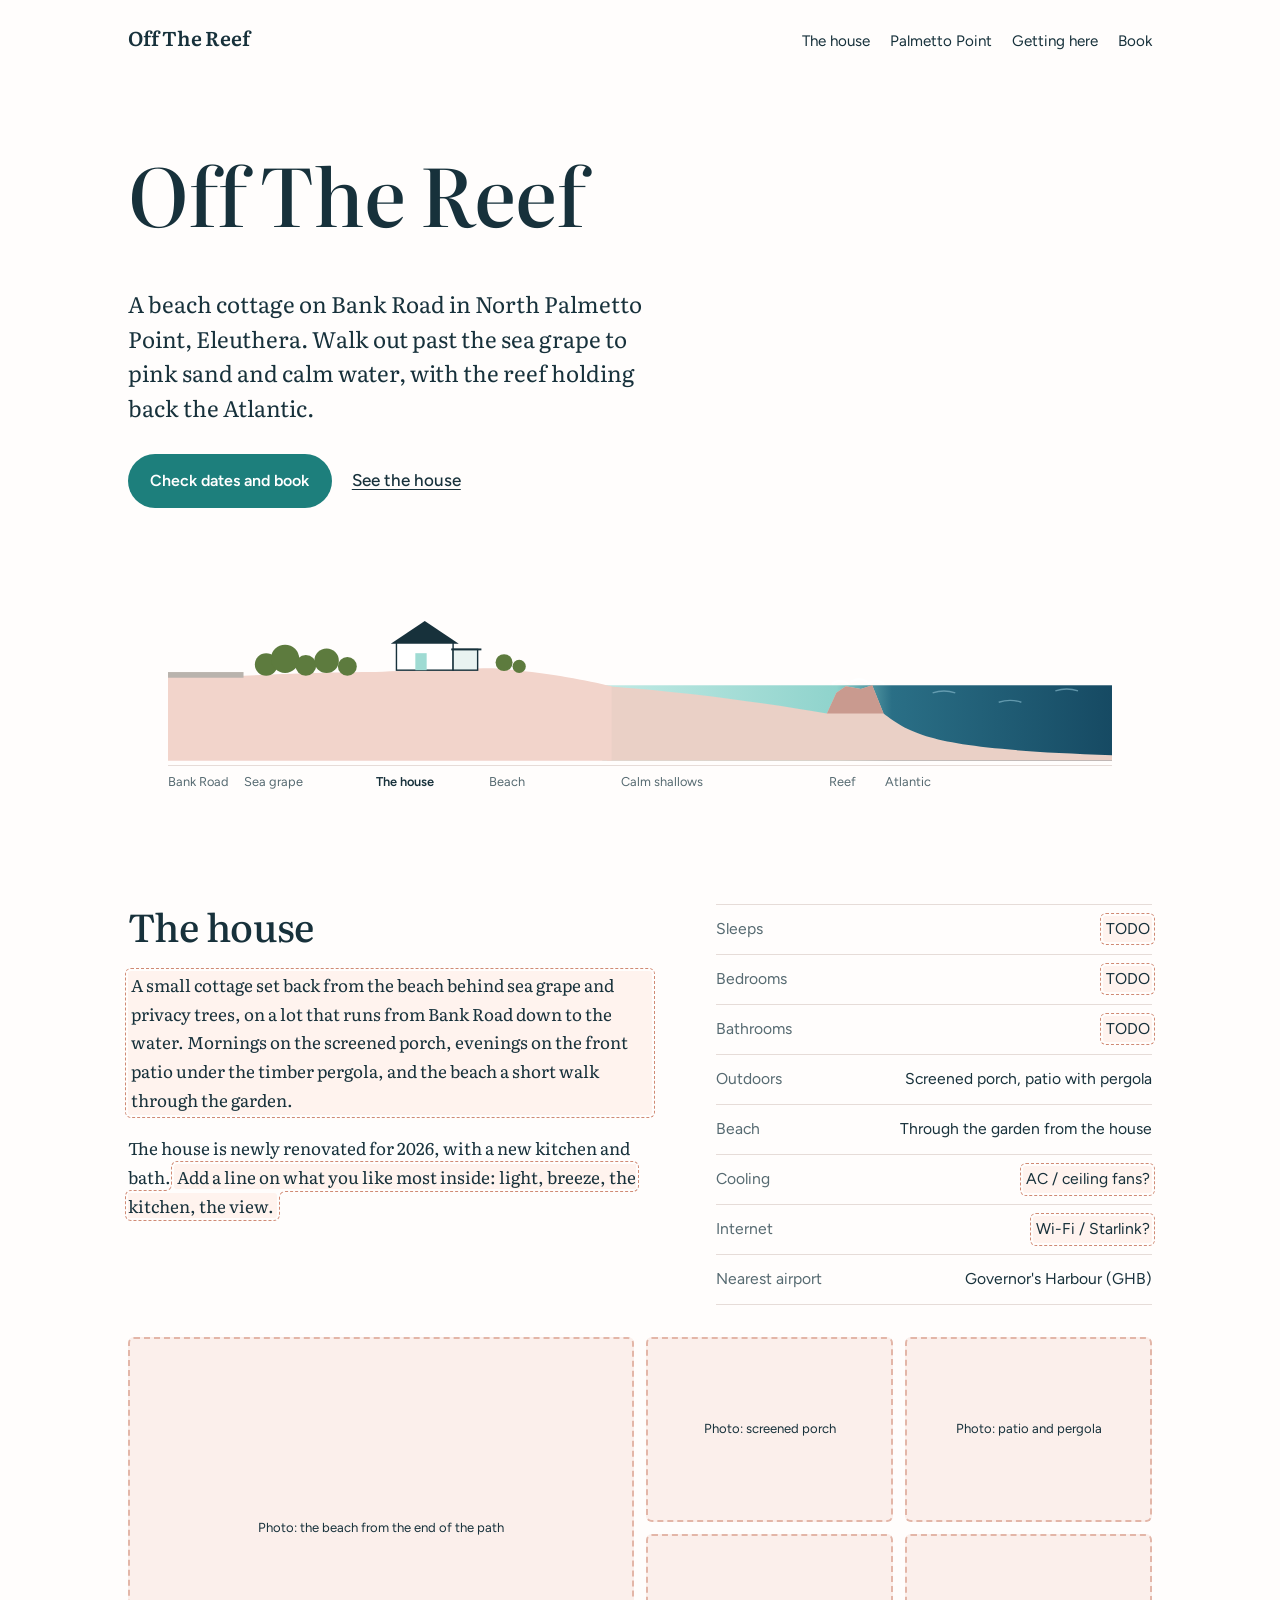
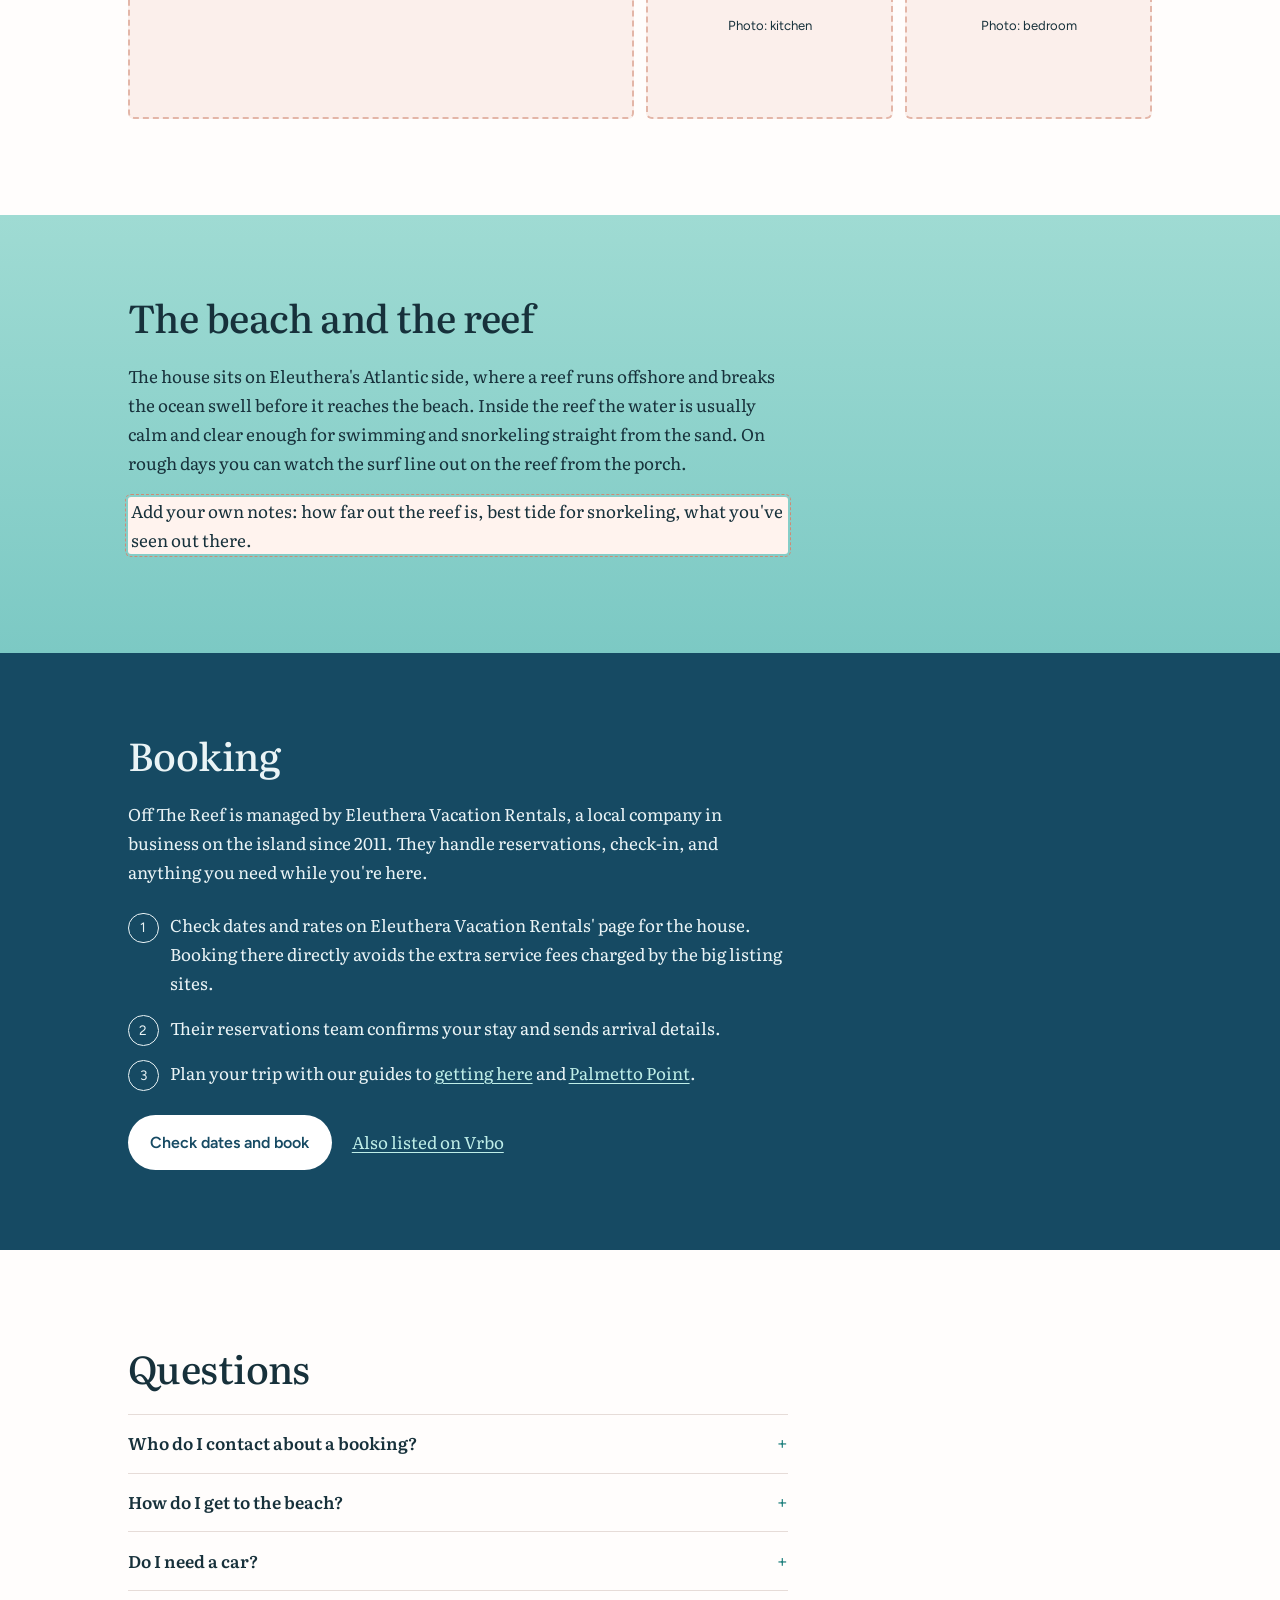
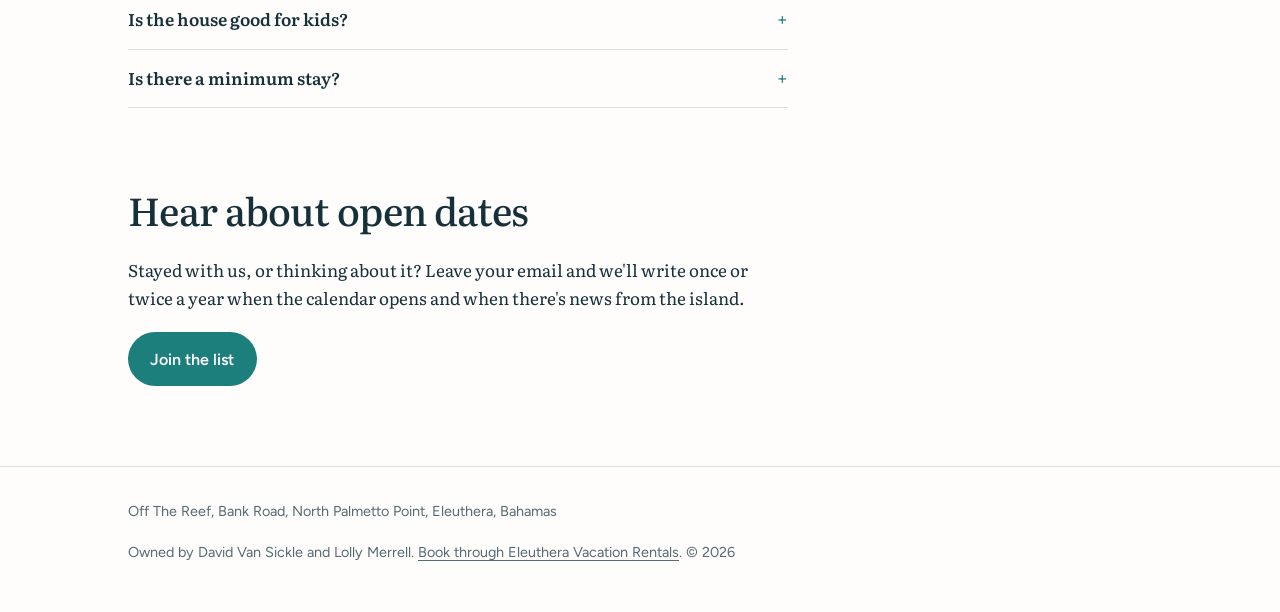
<file: index.html>
<!doctype html>
<html lang="en">
<head>
  <meta charset="utf-8">
  <meta name="viewport" content="width=device-width, initial-scale=1">
  <title>Off The Reef · Beach cottage in North Palmetto Point, Eleuthera</title>
  <meta name="description" content="Off The Reef is a beach cottage on Bank Road in North Palmetto Point, Eleuthera, Bahamas, with a screened porch and a reef-protected beach just past the sea grape. Book through Eleuthera Vacation Rentals.">
  <link rel="canonical" href="https://offthereef.com/">
  <meta property="og:title" content="Off The Reef, Eleuthera">
  <meta property="og:description" content="A beach cottage in North Palmetto Point, Eleuthera, steps from a reef-protected beach.">
  <meta property="og:url" content="https://offthereef.com/">
  <meta property="og:type" content="website">
  <!-- TODO: add og:image once photos are in, e.g. <meta property="og:image" content="https://offthereef.com/assets/photos/beach.jpg"> -->
  <link rel="icon" href="/assets/favicon.svg" type="image/svg+xml">
  <link rel="preconnect" href="https://fonts.googleapis.com">
  <link rel="preconnect" href="https://fonts.gstatic.com" crossorigin>
  <link href="https://fonts.googleapis.com/css2?family=Figtree:wght@400;500;600&family=Literata:ital,opsz,wght@0,7..72,400;0,7..72,500;0,7..72,600;1,7..72,400&display=swap" rel="stylesheet">
  <link rel="stylesheet" href="/assets/style.css">
</head>
<body>

<header class="wrap site-head">
  <a class="wordmark" href="/">Off The Reef</a>
  <nav class="site-nav" aria-label="Main">
    <a href="#house">The house</a>
    <a href="/palmetto-point/">Palmetto Point</a>
    <a href="/getting-here/">Getting here</a>
    <a href="#book">Book</a>
  </nav>
</header>

<main>
  <section class="wrap hero">
    <h1>Off The Reef</h1>
    <p class="lede">A beach cottage on Bank Road in North Palmetto Point, Eleuthera. Walk out past the sea grape to pink sand and calm water, with the reef holding back the Atlantic.</p>
    <div class="actions">
      <a class="btn" href="#book" data-link="booking">Check dates and book</a>
      <a class="link-quiet" href="#house">See the house</a>
    </div>

    <figure class="section-cut" aria-labelledby="cut-cap">
      <svg viewBox="0 0 1000 200" role="img" aria-labelledby="cut-cap">
        <defs>
          <linearGradient id="sea" gradientUnits="userSpaceOnUse" x1="470" y1="0" x2="1000" y2="0">
            <stop offset="0" stop-color="#bfe9e3"/>
            <stop offset="0.45" stop-color="#8fd3cc"/>
            <stop offset="0.56" stop-color="#2a6f86"/>
            <stop offset="1" stop-color="#164a63"/>
          </linearGradient>
        </defs>
        <!-- water -->
        <rect x="460" y="120" width="540" height="80" fill="url(#sea)"/>
        <!-- seabed and reef -->
        <path d="M465 121 C560 128 640 140 698 150 L708 128 L718 121 L734 124 L746 120 L758 150 C790 175 820 188 1000 194 L1000 200 L465 200 Z" fill="#ead0c6"/>
        <path d="M698 150 L708 128 L718 121 L734 124 L746 120 L758 150 Z" fill="#c99a8f"/>
        <!-- land -->
        <path d="M0 110 L80 110 C120 108 180 106 220 106 C260 104 320 102 345 102 C400 106 440 114 470 121 L470 200 L0 200 Z" fill="#f2d4cb"/>
        <rect x="0" y="106" width="80" height="6" fill="#b9b3ad"/>
        <!-- sea grape and privacy trees -->
        <g fill="#5d7b3e">
          <circle cx="104" cy="98" r="12"/><circle cx="124" cy="92" r="15"/><circle cx="146" cy="99" r="11"/>
          <circle cx="168" cy="94" r="13"/><circle cx="190" cy="100" r="10"/><circle cx="356" cy="96" r="9"/><circle cx="372" cy="100" r="7"/>
        </g>
        <!-- the cottage with its screened porch -->
        <g>
          <rect x="242" y="74" width="60" height="30" fill="#ffffff" stroke="#17313b" stroke-width="1.5"/>
          <path d="M236 76 L272 52 L308 76 Z" fill="#17313b"/>
          <rect x="302" y="82" width="26" height="22" fill="#e9f3f1" stroke="#17313b" stroke-width="1.5"/>
          <path d="M300 82 L332 82" stroke="#17313b" stroke-width="2"/>
          <rect x="262" y="86" width="12" height="18" fill="#9fdbd3"/>
        </g>
        <!-- foam on the reef -->
        <g class="reef-foam" stroke="#ffffff" stroke-width="2.5" stroke-linecap="round" fill="none">
          <path d="M704 118 q8 -5 16 0"/><path d="M724 116 q8 -5 16 0"/><path d="M742 118 q8 -5 16 0"/>
        </g>
        <!-- swells offshore -->
        <g stroke="#7fb3c6" stroke-width="1.5" fill="none" opacity="0.7">
          <path d="M810 128 q12 -4 24 0"/><path d="M880 138 q12 -4 24 0"/><path d="M940 126 q12 -4 24 0"/>
        </g>
      </svg>
      <figcaption id="cut-cap" class="cut-labels">
        <span style="--dot:#b9b3ad">Bank Road</span>
        <span style="--dot:#5d7b3e">Sea grape</span>
        <span class="here" style="--dot:#17313b">The house</span>
        <span style="--dot:#f2d4cb">Beach</span>
        <span style="--dot:#9fdbd3">Calm shallows</span>
        <span style="--dot:#c99a8f">Reef</span>
        <span style="--dot:#164a63">Atlantic</span>
      </figcaption>
    </figure>
  </section>

  <section class="wrap block" id="house">
    <div class="split">
      <div class="prose">
        <h2>The house</h2>
        <!-- TODO: David and Lolly — replace this paragraph with your own words about the place. -->
        <p class="todo">A small cottage set back from the beach behind sea grape and privacy trees, on a lot that runs from Bank Road down to the water. Mornings on the screened porch, evenings on the front patio under the timber pergola, and the beach a short walk through the garden.</p>
        <p>The house is newly renovated for 2026, with a new kitchen and bath. <span class="todo">Add a line on what you like most inside: light, breeze, the kitchen, the view.</span></p>
      </div>
      <ul class="facts" aria-label="House details">
        <li><span class="k">Sleeps</span><span class="v todo">TODO</span></li>
        <li><span class="k">Bedrooms</span><span class="v todo">TODO</span></li>
        <li><span class="k">Bathrooms</span><span class="v todo">TODO</span></li>
        <li><span class="k">Outdoors</span><span class="v">Screened porch, patio with pergola</span></li>
        <li><span class="k">Beach</span><span class="v">Through the garden from the house</span></li>
        <li><span class="k">Cooling</span><span class="v todo">AC / ceiling fans?</span></li>
        <li><span class="k">Internet</span><span class="v todo">Wi-Fi / Starlink?</span></li>
        <li><span class="k">Nearest airport</span><span class="v">Governor's Harbour (GHB)</span></li>
      </ul>
    </div>

    <!-- Photos: put files in /assets/photos/ and swap each empty figure for
         <figure class="photo"><img src="/assets/photos/porch.jpg" alt="Screened porch looking toward the beach" loading="lazy"></figure> -->
    <div class="photos">
      <figure class="photo empty wide"><figcaption>Photo: the beach from the end of the path</figcaption></figure>
      <figure class="photo empty"><figcaption>Photo: screened porch</figcaption></figure>
      <figure class="photo empty"><figcaption>Photo: patio and pergola</figcaption></figure>
      <figure class="photo empty"><figcaption>Photo: kitchen</figcaption></figure>
      <figure class="photo empty"><figcaption>Photo: bedroom</figcaption></figure>
    </div>
  </section>

  <section class="water" aria-labelledby="beach-h">
    <div class="wrap"><div class="prose">
      <h2 id="beach-h">The beach and the reef</h2>
      <!-- TODO: check this description against what you know of the water in front of the house. -->
      <p>The house sits on Eleuthera's Atlantic side, where a reef runs offshore and breaks the ocean swell before it reaches the beach. Inside the reef the water is usually calm and clear enough for swimming and snorkeling straight from the sand. On rough days you can watch the surf line out on the reef from the porch.</p>
      <p class="todo">Add your own notes: how far out the reef is, best tide for snorkeling, what you've seen out there.</p>
    </div></div>
  </section>

  <section class="deep" id="book" aria-labelledby="book-h">
    <div class="wrap">
      <h2 id="book-h">Booking</h2>
      <p class="prose">Off The Reef is managed by Eleuthera Vacation Rentals, a local company in business on the island since 2011. They handle reservations, check-in, and anything you need while you're here.</p>
      <ol class="steps">
        <li>Check dates and rates on Eleuthera Vacation Rentals' page for the house. Booking there directly avoids the extra service fees charged by the big listing sites.</li>
        <li>Their reservations team confirms your stay and sends arrival details.</li>
        <li>Plan your trip with our guides to <a href="/getting-here/">getting here</a> and <a href="/palmetto-point/">Palmetto Point</a>.</li>
      </ol>
      <div class="actions">
        <a class="btn" href="#book" data-link="booking">Check dates and book</a>
        <a href="#book" data-link="vrbo">Also listed on Vrbo</a>
      </div>
    </div>
  </section>

  <section class="wrap block" aria-labelledby="faq-h">
    <h2 id="faq-h">Questions</h2>
    <div class="faq">
      <details>
        <summary>Who do I contact about a booking?</summary>
        <p>Eleuthera Vacation Rentals handles all reservations and guest questions for Off The Reef. Their contact details are on the booking page.</p>
      </details>
      <details>
        <summary>How do I get to the beach?</summary>
        <p>The lot runs from Bank Road down to the beach, so it's a short walk from the house through the garden and sea grape.</p>
      </details>
      <details>
        <summary>Do I need a car?</summary>
        <p>Yes. Eleuthera is long and spread out, and the restaurants, shops and other beaches are a drive away. See <a href="/getting-here/">Getting here</a>.</p>
      </details>
      <details>
        <summary>Is the house good for kids?</summary>
        <p class="todo">TODO: your answer (sleeping arrangements, water safety, anything parents should know).</p>
      </details>
      <details>
        <summary>Is there a minimum stay?</summary>
        <p class="todo">TODO: confirm with Eleuthera Vacation Rentals.</p>
      </details>
    </div>
  </section>

  <section class="wrap signup" aria-labelledby="signup-h">
    <div class="prose">
      <h2 id="signup-h">Hear about open dates</h2>
      <p>Stayed with us, or thinking about it? Leave your email and we'll write once or twice a year when the calendar opens and when there's news from the island.</p>
      <a class="btn" href="#signup-h" data-link="signup">Join the list</a>
    </div>
  </section>
</main>

<footer class="site-foot">
  <div class="wrap">
    <span>Off The Reef, Bank Road, North Palmetto Point, Eleuthera, Bahamas</span>
    <span>Owned by David Van Sickle and Lolly Merrell. <a href="#book" data-link="booking">Book through Eleuthera Vacation Rentals</a>. © <span id="year">2026</span></span>
  </div>
</footer>

<script src="/assets/site.js" defer></script>
</body>
</html>
</file>
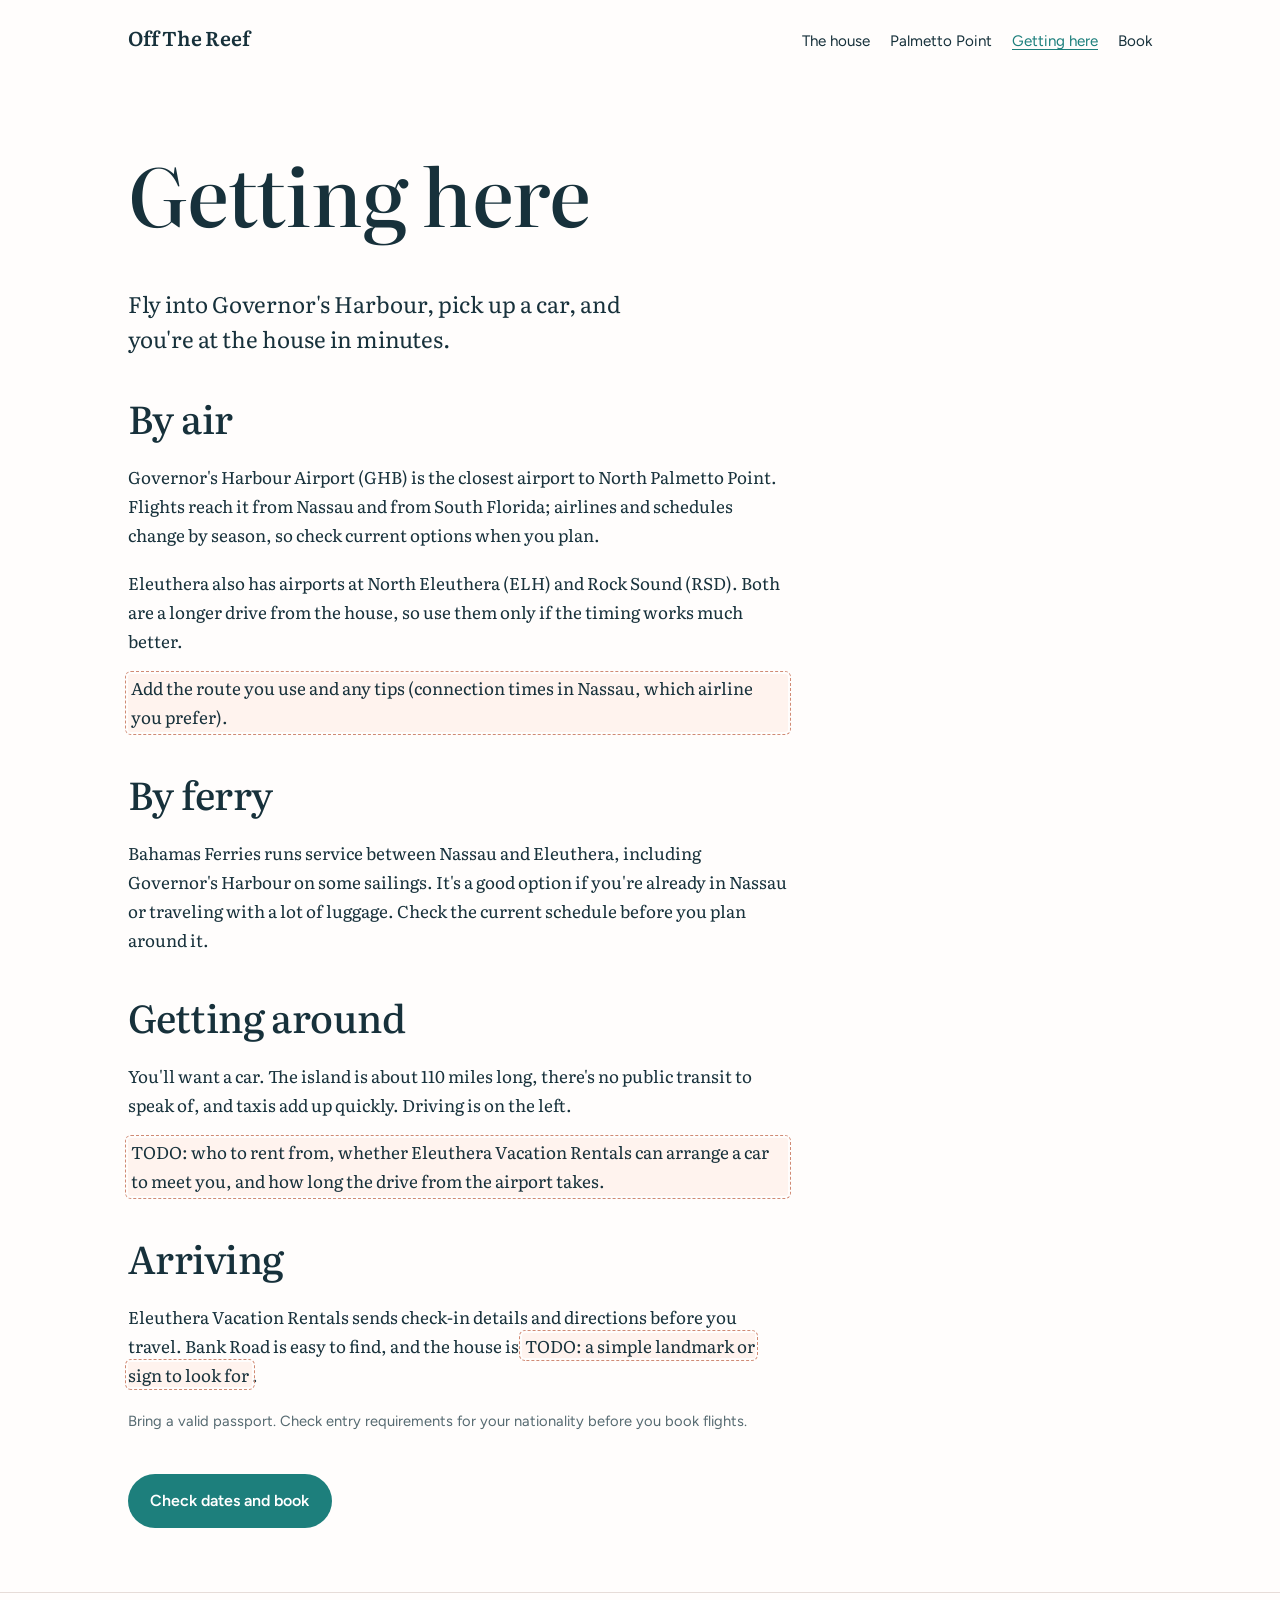
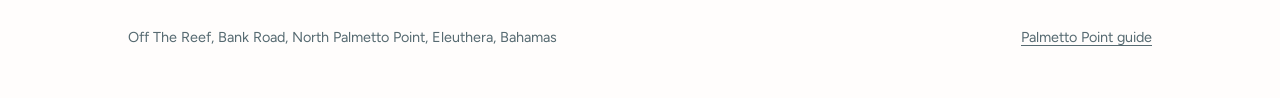
<file: getting-here/index.html>
<!doctype html>
<html lang="en">
<head>
  <meta charset="utf-8">
  <meta name="viewport" content="width=device-width, initial-scale=1">
  <title>Getting to Off The Reef, North Palmetto Point, Eleuthera</title>
  <meta name="description" content="How to get to Off The Reef in North Palmetto Point, Eleuthera: flights into Governor's Harbour, the ferry from Nassau, car rental and arrival tips.">
  <link rel="canonical" href="https://offthereef.com/getting-here/">
  <link rel="icon" href="/assets/favicon.svg" type="image/svg+xml">
  <link rel="preconnect" href="https://fonts.googleapis.com">
  <link rel="preconnect" href="https://fonts.gstatic.com" crossorigin>
  <link href="https://fonts.googleapis.com/css2?family=Figtree:wght@400;500;600&family=Literata:ital,opsz,wght@0,7..72,400;0,7..72,500;0,7..72,600;1,7..72,400&display=swap" rel="stylesheet">
  <link rel="stylesheet" href="/assets/style.css">
</head>
<body>

<header class="wrap site-head">
  <a class="wordmark" href="/">Off The Reef</a>
  <nav class="site-nav" aria-label="Main">
    <a href="/#house">The house</a>
    <a href="/palmetto-point/">Palmetto Point</a>
    <a href="/getting-here/" aria-current="page">Getting here</a>
    <a href="/#book">Book</a>
  </nav>
</header>

<main class="wrap guide">
  <section class="hero prose">
    <h1>Getting here</h1>
    <p class="lede">Fly into Governor's Harbour, pick up a car, and you're at the house in minutes.</p>
  </section>

  <div class="prose">
    <h2>By air</h2>
    <p>Governor's Harbour Airport (GHB) is the closest airport to North Palmetto Point. Flights reach it from Nassau and from South Florida; airlines and schedules change by season, so check current options when you plan.</p>
    <p>Eleuthera also has airports at North Eleuthera (ELH) and Rock Sound (RSD). Both are a longer drive from the house, so use them only if the timing works much better.</p>
    <p class="todo">Add the route you use and any tips (connection times in Nassau, which airline you prefer).</p>

    <h2>By ferry</h2>
    <p>Bahamas Ferries runs service between Nassau and Eleuthera, including Governor's Harbour on some sailings. It's a good option if you're already in Nassau or traveling with a lot of luggage. Check the current schedule before you plan around it.</p>

    <h2>Getting around</h2>
    <p>You'll want a car. The island is about 110 miles long, there's no public transit to speak of, and taxis add up quickly. Driving is on the left.</p>
    <p class="todo">TODO: who to rent from, whether Eleuthera Vacation Rentals can arrange a car to meet you, and how long the drive from the airport takes.</p>

    <h2>Arriving</h2>
    <p>Eleuthera Vacation Rentals sends check-in details and directions before you travel. Bank Road is easy to find, and the house is <span class="todo">TODO: a simple landmark or sign to look for</span>.</p>
    <p class="note">Bring a valid passport. Check entry requirements for your nationality before you book flights.</p>

    <p style="margin-top:2.5rem"><a class="btn" href="/#book" data-link="booking">Check dates and book</a></p>
  </div>
</main>

<footer class="site-foot" style="margin-top:4rem">
  <div class="wrap">
    <span>Off The Reef, Bank Road, North Palmetto Point, Eleuthera, Bahamas</span>
    <span><a href="/palmetto-point/">Palmetto Point guide</a></span>
  </div>
</footer>

<script src="/assets/site.js" defer></script>
</body>
</html>
</file>
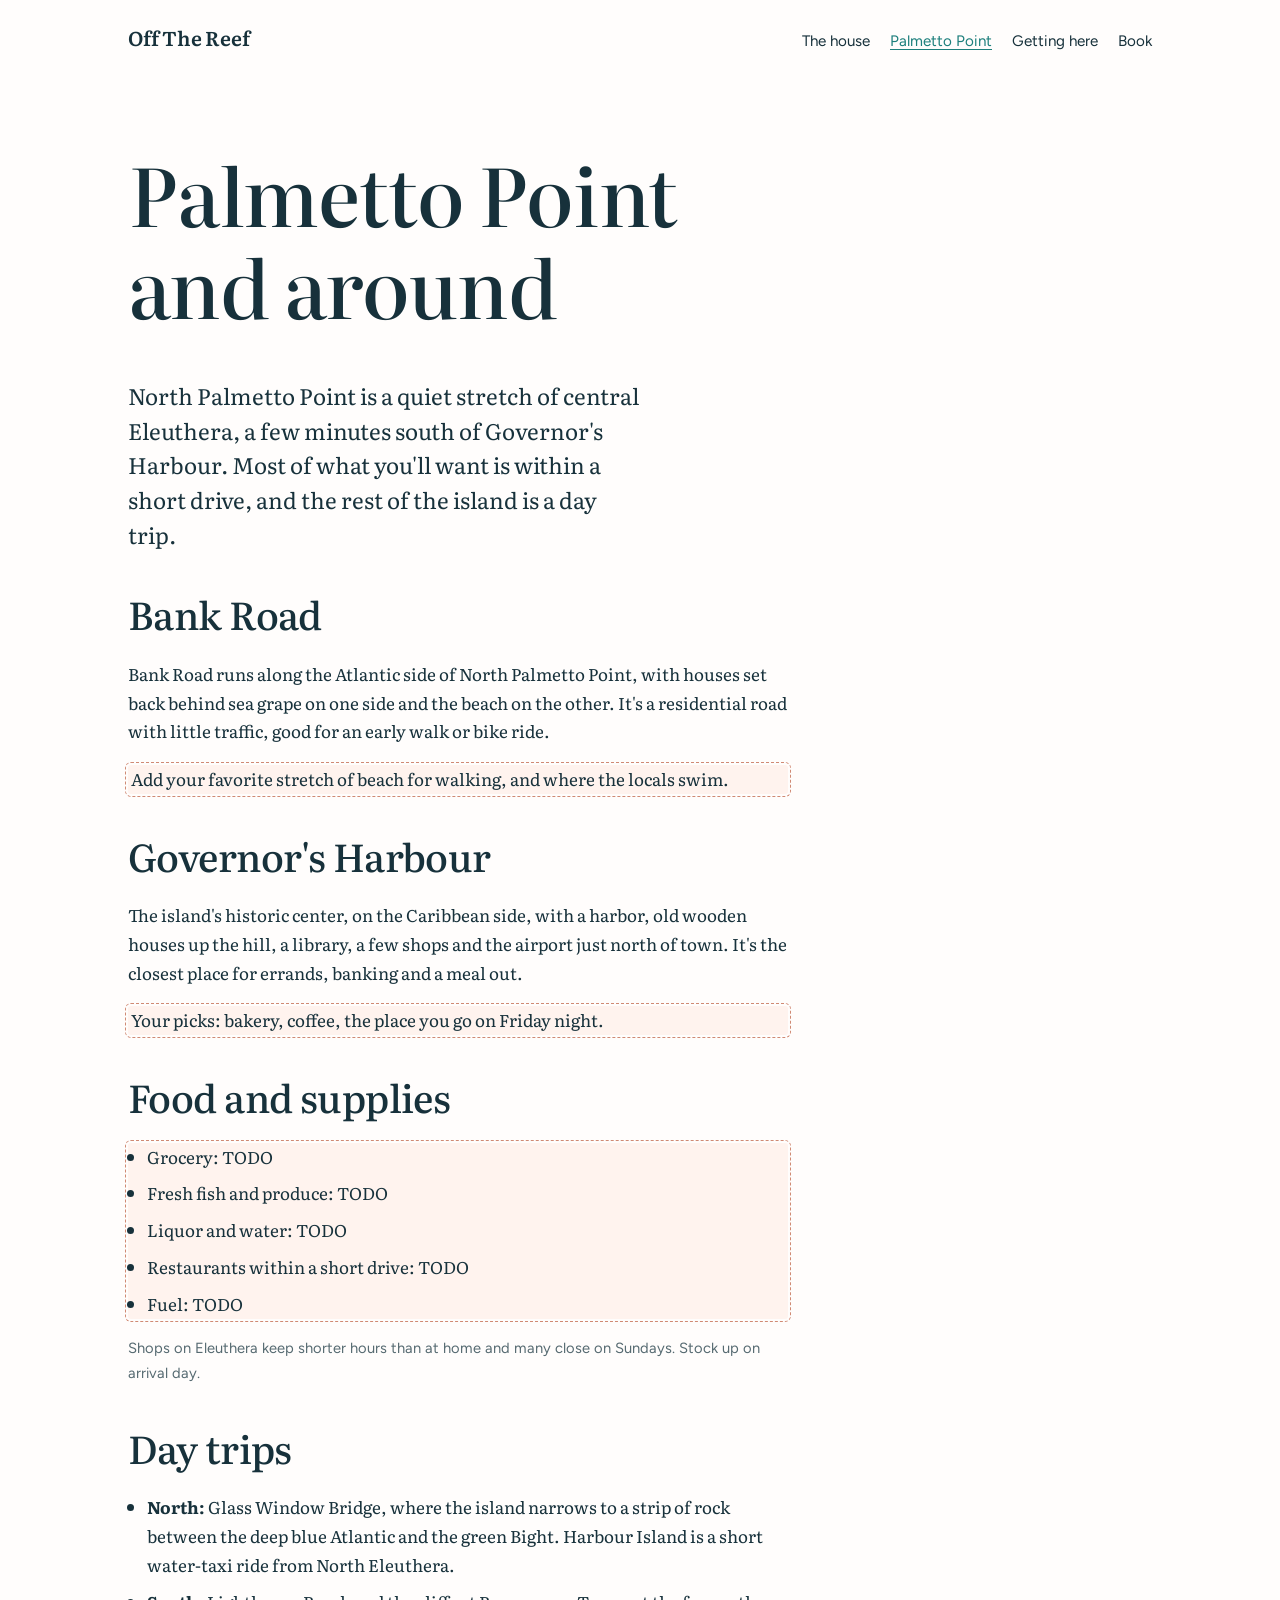
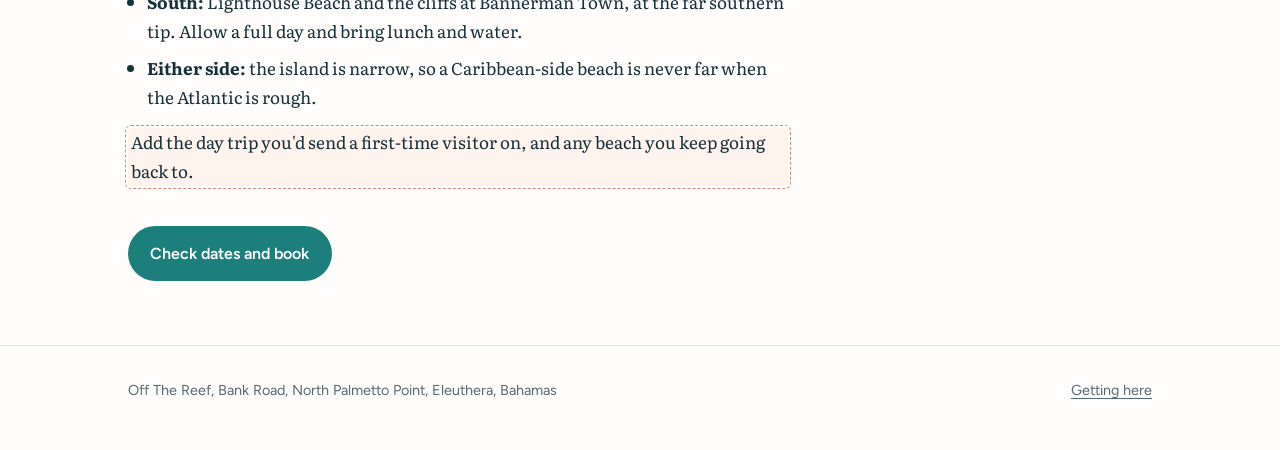
<file: palmetto-point/index.html>
<!doctype html>
<html lang="en">
<head>
  <meta charset="utf-8">
  <meta name="viewport" content="width=device-width, initial-scale=1">
  <title>Palmetto Point and central Eleuthera · Off The Reef</title>
  <meta name="description" content="A guide to North Palmetto Point and central Eleuthera from the owners of Off The Reef: beaches, Governor's Harbour, food and supplies, and day trips up and down the island.">
  <link rel="canonical" href="https://offthereef.com/palmetto-point/">
  <link rel="icon" href="/assets/favicon.svg" type="image/svg+xml">
  <link rel="preconnect" href="https://fonts.googleapis.com">
  <link rel="preconnect" href="https://fonts.gstatic.com" crossorigin>
  <link href="https://fonts.googleapis.com/css2?family=Figtree:wght@400;500;600&family=Literata:ital,opsz,wght@0,7..72,400;0,7..72,500;0,7..72,600;1,7..72,400&display=swap" rel="stylesheet">
  <link rel="stylesheet" href="/assets/style.css">
</head>
<body>

<header class="wrap site-head">
  <a class="wordmark" href="/">Off The Reef</a>
  <nav class="site-nav" aria-label="Main">
    <a href="/#house">The house</a>
    <a href="/palmetto-point/" aria-current="page">Palmetto Point</a>
    <a href="/getting-here/">Getting here</a>
    <a href="/#book">Book</a>
  </nav>
</header>

<main class="wrap guide">
  <section class="hero prose">
    <h1>Palmetto Point and around</h1>
    <p class="lede">North Palmetto Point is a quiet stretch of central Eleuthera, a few minutes south of Governor's Harbour. Most of what you'll want is within a short drive, and the rest of the island is a day trip.</p>
  </section>

  <div class="prose">
    <h2>Bank Road</h2>
    <p>Bank Road runs along the Atlantic side of North Palmetto Point, with houses set back behind sea grape on one side and the beach on the other. It's a residential road with little traffic, good for an early walk or bike ride.</p>
    <p class="todo">Add your favorite stretch of beach for walking, and where the locals swim.</p>

    <h2>Governor's Harbour</h2>
    <p>The island's historic center, on the Caribbean side, with a harbor, old wooden houses up the hill, a library, a few shops and the airport just north of town. It's the closest place for errands, banking and a meal out.</p>
    <p class="todo">Your picks: bakery, coffee, the place you go on Friday night.</p>

    <h2>Food and supplies</h2>
    <ul class="todo">
      <li>Grocery: TODO</li>
      <li>Fresh fish and produce: TODO</li>
      <li>Liquor and water: TODO</li>
      <li>Restaurants within a short drive: TODO</li>
      <li>Fuel: TODO</li>
    </ul>
    <p class="note">Shops on Eleuthera keep shorter hours than at home and many close on Sundays. Stock up on arrival day.</p>

    <h2>Day trips</h2>
    <ul>
      <li><strong>North:</strong> Glass Window Bridge, where the island narrows to a strip of rock between the deep blue Atlantic and the green Bight. Harbour Island is a short water-taxi ride from North Eleuthera.</li>
      <li><strong>South:</strong> Lighthouse Beach and the cliffs at Bannerman Town, at the far southern tip. Allow a full day and bring lunch and water.</li>
      <li><strong>Either side:</strong> the island is narrow, so a Caribbean-side beach is never far when the Atlantic is rough.</li>
    </ul>
    <p class="todo">Add the day trip you'd send a first-time visitor on, and any beach you keep going back to.</p>

    <p style="margin-top:2.5rem"><a class="btn" href="/#book" data-link="booking">Check dates and book</a></p>
  </div>
</main>

<footer class="site-foot" style="margin-top:4rem">
  <div class="wrap">
    <span>Off The Reef, Bank Road, North Palmetto Point, Eleuthera, Bahamas</span>
    <span><a href="/getting-here/">Getting here</a></span>
  </div>
</footer>

<script src="/assets/site.js" defer></script>
</body>
</html>
</file>
<file: assets/style.css>
/* Off The Reef — offthereef.com
   Palette taken from the walk from Bank Road to the reef. */
:root {
  --paper: #fffdfc;
  --ink: #17313b;
  --muted: #566a71;
  --rule: #e6dcd8;
  --sand: #f2d4cb;      /* pink sand */
  --sand-deep: #e3b6a8;
  --seagrape: #5d7b3e;
  --shallow: #9fdbd3;   /* water inside the reef */
  --reef: #1d7f7c;      /* links, buttons */
  --reef-dark: #145d5b;
  --deep: #164a63;      /* the Atlantic past the reef */
  --road: #b9b3ad;

  --serif: "Literata", Georgia, serif;
  --sans: "Figtree", system-ui, -apple-system, "Segoe UI", sans-serif;

  --measure: 66ch;
  --gutter: clamp(16px, 5vw, 48px);
  color-scheme: light;
}

* { box-sizing: border-box; }
html { -webkit-text-size-adjust: 100%; }
body {
  margin: 0;
  background: var(--paper);
  color: var(--ink);
  font-family: var(--serif);
  font-size: 1.0625rem;
  line-height: 1.7;
  font-optical-sizing: auto;
}
img { max-width: 100%; height: auto; display: block; }
a { color: var(--reef); text-underline-offset: 0.18em; text-decoration-thickness: 1px; }
a:hover { color: var(--reef-dark); }
:focus-visible { outline: 3px solid var(--reef); outline-offset: 3px; border-radius: 2px; }

.wrap { max-width: 1120px; margin: 0 auto; padding: 0 var(--gutter); }
.prose { max-width: var(--measure); }

/* Header */
.site-head {
  display: flex; align-items: baseline; justify-content: space-between; gap: 1rem;
  flex-wrap: wrap;
  padding-top: 1.25rem; padding-bottom: 1.25rem;
}
.wordmark {
  font-family: var(--serif); font-weight: 600; font-size: 1.25rem;
  color: var(--ink); text-decoration: none; letter-spacing: -0.01em;
}
.site-nav { display: flex; gap: 1.25rem; flex-wrap: wrap; font-family: var(--sans); font-size: 0.95rem; }
.site-nav a { color: var(--ink); text-decoration: none; }
.site-nav a:hover, .site-nav a[aria-current="page"] { color: var(--reef); text-decoration: underline; }

/* Headings */
h1, h2, h3 { font-family: var(--serif); line-height: 1.15; letter-spacing: -0.015em; margin: 0 0 0.6em; }
h1 { font-size: clamp(2.6rem, 7vw, 5rem); font-weight: 500; }
h2 { font-size: clamp(1.7rem, 3.4vw, 2.4rem); font-weight: 500; }
h3 { font-size: 1.2rem; font-weight: 600; }
p { margin: 0 0 1.1em; }
.lede { font-size: clamp(1.15rem, 2vw, 1.4rem); line-height: 1.55; color: var(--ink); max-width: 40ch; }

/* Hero */
.hero { padding-top: clamp(2rem, 6vw, 4.5rem); }
.hero h1 { max-width: 12ch; }
.actions { display: flex; gap: 0.75rem 1.25rem; flex-wrap: wrap; align-items: center; margin-top: 1.75rem; }
.btn {
  display: inline-block; font-family: var(--sans); font-weight: 600; font-size: 1rem;
  background: var(--reef); color: #fff; text-decoration: none;
  padding: 0.85rem 1.4rem; border-radius: 999px;
}
.btn:hover { background: var(--reef-dark); color: #fff; }
.link-quiet { font-family: var(--sans); font-weight: 500; color: var(--ink); }

/* The cross-section: Bank Road to the Atlantic */
.section-cut { margin-top: clamp(2.5rem, 6vw, 4rem); }
.section-cut svg { width: 100%; height: auto; display: block; }
.cut-labels {
  display: grid;
  grid-template-columns: 8fr 14fr 12fr 14fr 22fr 6fr 24fr;
  font-family: var(--sans); font-size: 0.8rem; color: var(--muted);
  border-top: 1px solid var(--rule); padding-top: 0.5rem; margin-top: 0.25rem;
}
.cut-labels span { padding-right: 0.25rem; line-height: 1.3; }
.cut-labels .here { color: var(--ink); font-weight: 600; }
@media (max-width: 640px) {
  .cut-labels { grid-template-columns: repeat(4, 1fr); row-gap: 0.4rem; }
  .cut-labels span::before { content: ""; display: inline-block; width: 0.6em; height: 0.6em; border-radius: 50%; margin-right: 0.35em; background: var(--dot, var(--road)); vertical-align: 0.05em; }
}

/* Sections */
.block { padding-top: clamp(3rem, 8vw, 6rem); }
.split { display: grid; grid-template-columns: 1fr; gap: 2rem 4rem; }
@media (min-width: 860px) { .split { grid-template-columns: 1.2fr 1fr; align-items: start; } }

.facts { list-style: none; padding: 0; margin: 0; font-family: var(--sans); font-size: 0.98rem; }
.facts li { display: flex; justify-content: space-between; gap: 1rem; padding: 0.7rem 0; border-bottom: 1px solid var(--rule); }
.facts li:first-child { border-top: 1px solid var(--rule); }
.facts .k { color: var(--muted); }
.facts .v { text-align: right; }

/* Photos */
.photos { display: grid; gap: 12px; grid-template-columns: repeat(2, 1fr); margin-top: 2rem; }
@media (min-width: 860px) { .photos { grid-template-columns: repeat(4, 1fr); } .photos .wide { grid-column: span 2; grid-row: span 2; } }
.photo { margin: 0; background: var(--sand); aspect-ratio: 4 / 3; border-radius: 6px; overflow: hidden; position: relative; }
.photos .wide { aspect-ratio: auto; min-height: 220px; }
.photo img { width: 100%; height: 100%; object-fit: cover; }
.photo figcaption {
  position: absolute; left: 0; right: 0; bottom: 0; padding: 0.5rem 0.75rem;
  font-family: var(--sans); font-size: 0.82rem; color: var(--ink);
}
.photo.empty { border: 2px dashed var(--sand-deep); background: #fbefeb; display: flex; align-items: center; justify-content: center; }
.photo.empty figcaption { position: static; text-align: center; }

/* Beach band */
.water {
  margin-top: clamp(3rem, 8vw, 6rem);
  background: linear-gradient(180deg, var(--shallow) 0%, #7cc9c4 100%);
  padding: clamp(3rem, 8vw, 5rem) 0;
}
.water + .deep { margin-top: 0; }
.deep { background: var(--deep); color: #eaf4f6; padding: clamp(3rem, 8vw, 5rem) 0; }
.deep a { color: #bfeee8; }
.deep a:hover { color: #fff; }
.deep .btn { background: #fff; color: var(--deep); }
.deep .btn:hover { background: var(--sand); color: var(--deep); }

/* Booking steps (a real sequence) */
.steps { counter-reset: step; list-style: none; padding: 0; margin: 1.5rem 0 0; max-width: var(--measure); }
.steps li { counter-increment: step; position: relative; padding-left: 2.6rem; margin-bottom: 1rem; }
.steps li::before {
  content: counter(step); position: absolute; left: 0; top: 0.1rem;
  width: 1.8rem; height: 1.8rem; border-radius: 50%;
  border: 1px solid currentColor; font-family: var(--sans); font-size: 0.85rem;
  display: flex; align-items: center; justify-content: center;
}

/* FAQ */
.faq { max-width: var(--measure); margin-top: 1.5rem; }
.faq details { border-bottom: 1px solid var(--rule); padding: 0.9rem 0; }
.faq details:first-child { border-top: 1px solid var(--rule); }
.faq summary { cursor: pointer; font-weight: 600; list-style: none; display: flex; justify-content: space-between; gap: 1rem; }
.faq summary::-webkit-details-marker { display: none; }
.faq summary::after { content: "+"; font-family: var(--sans); font-weight: 400; color: var(--reef); }
.faq details[open] summary::after { content: "–"; }
.faq details p { margin: 0.6rem 0 0; }

/* Guide pages */
.guide h2 { margin-top: 2.5rem; }
.guide ul { padding-left: 1.2rem; }
.guide li { margin-bottom: 0.5rem; }
.note { font-family: var(--sans); font-size: 0.92rem; color: var(--muted); }

/* Signup */
.signup { padding-top: clamp(3rem, 8vw, 5rem); padding-bottom: clamp(3rem, 8vw, 5rem); }

/* Footer */
.site-foot { border-top: 1px solid var(--rule); padding: 2rem 0 3rem; font-family: var(--sans); font-size: 0.9rem; color: var(--muted); }
.site-foot .wrap { display: flex; flex-wrap: wrap; justify-content: space-between; gap: 1rem; }
.site-foot a { color: var(--muted); }

/* Placeholders the owners still need to fill. Remove the class once filled. */
.todo { outline: 1.5px dashed #d08a74; outline-offset: 2px; background: #fff3ee; border-radius: 3px; padding: 0 0.15em; }

@media (prefers-reduced-motion: no-preference) {
  .reef-foam { animation: foam 6s ease-in-out infinite; transform-origin: center; }
  @keyframes foam { 0%, 100% { opacity: 0.95; } 50% { opacity: 0.45; } }
}
</file>
